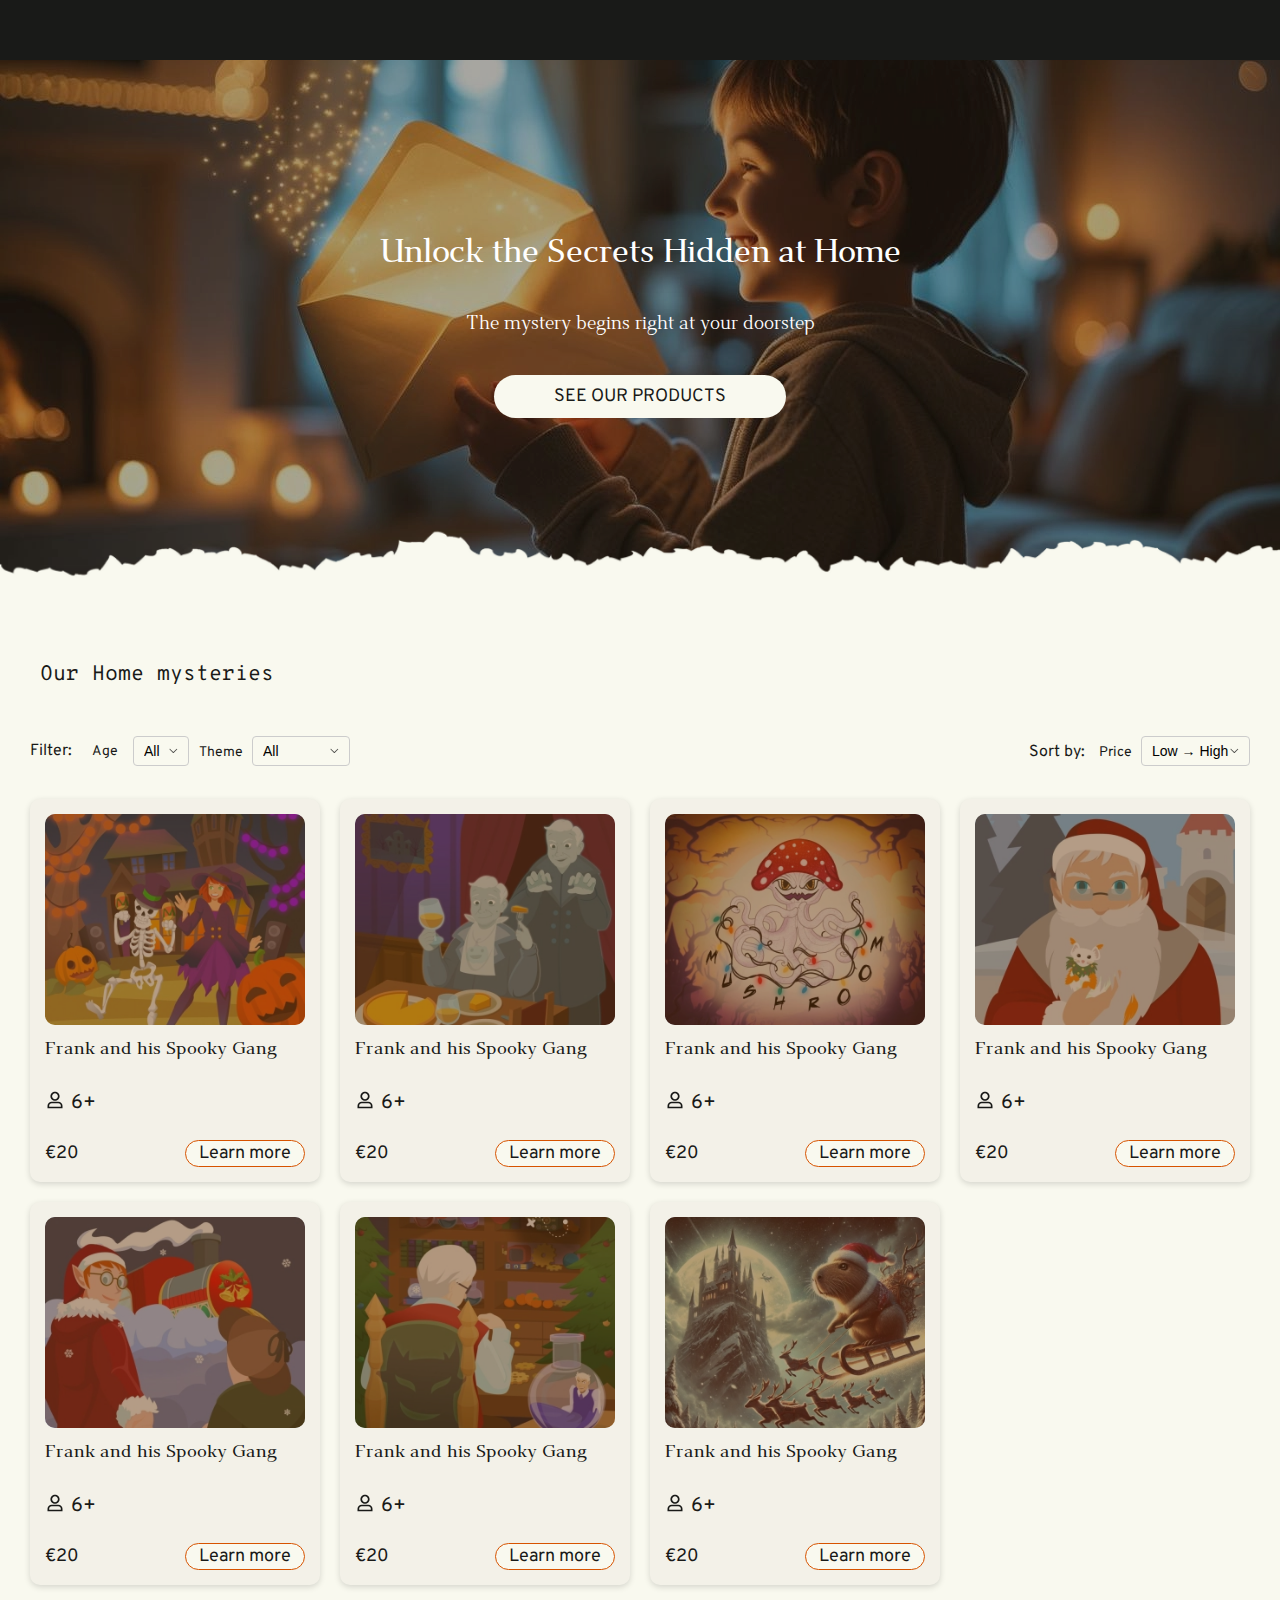
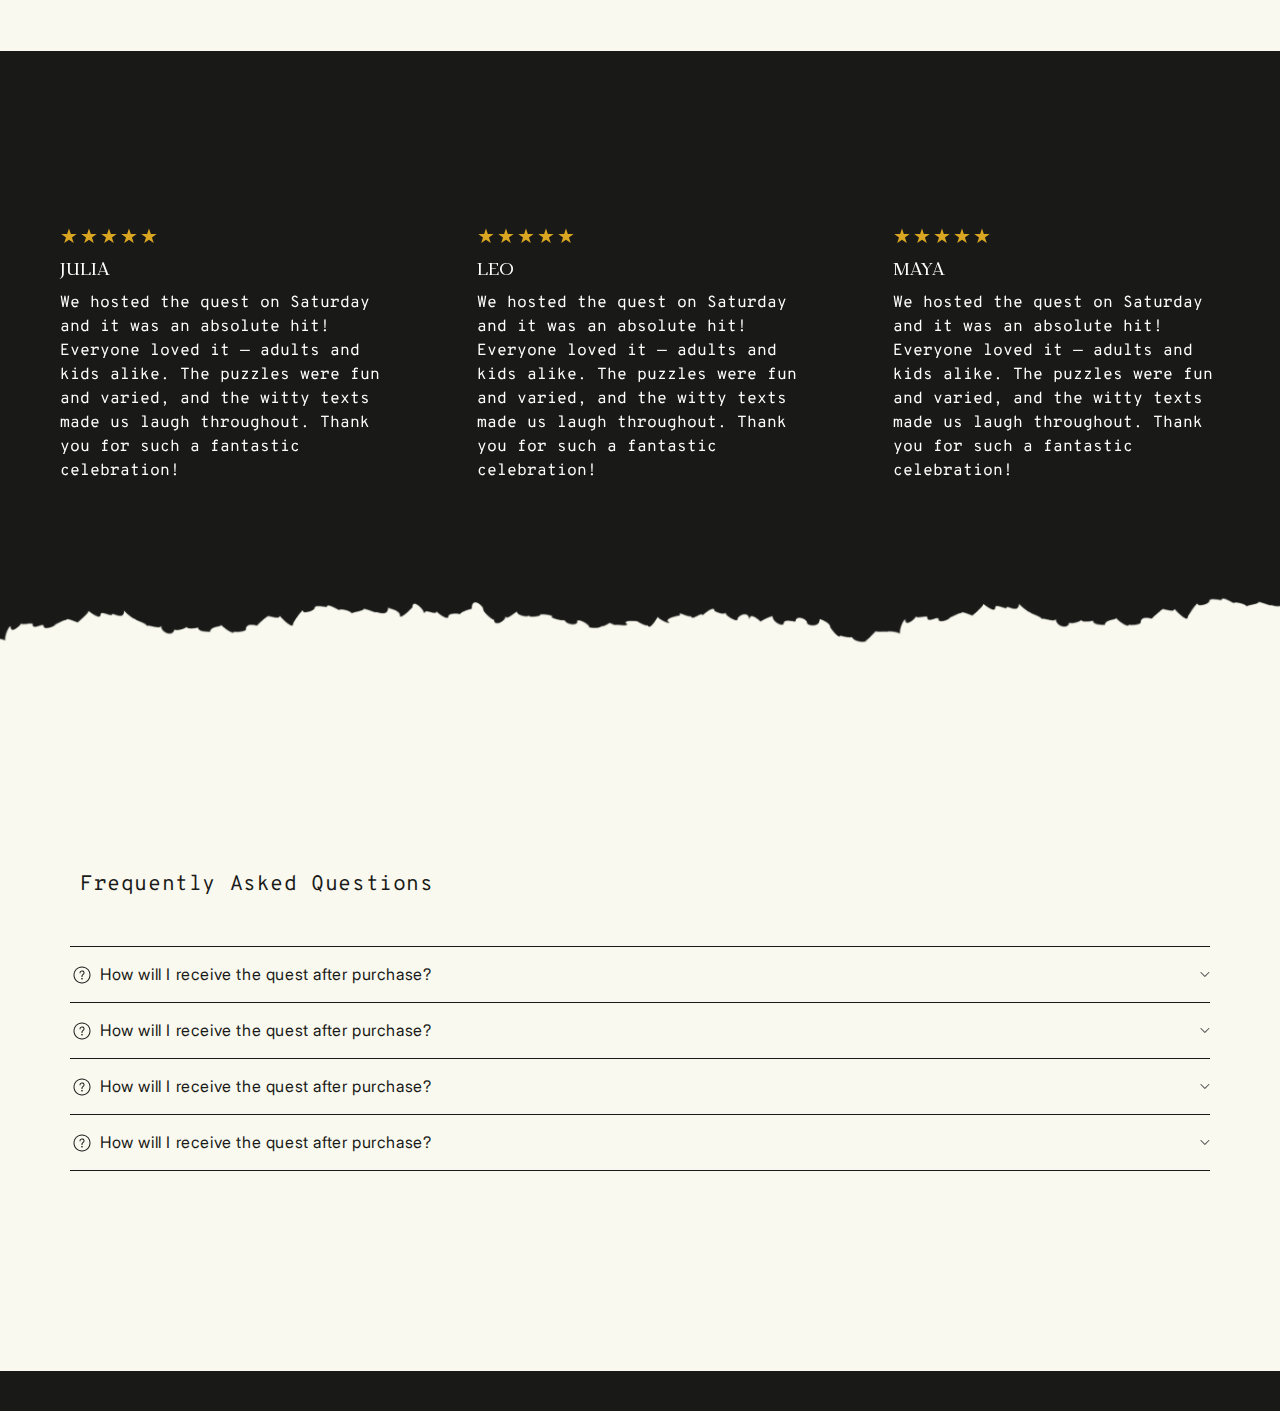
<file: index.html>
<!DOCTYPE html>
<html lang="en">
<head>
    <meta charset="UTF-8">
    <meta name="viewport" content="width=device-width, initial-scale=1.0">
    <title>Questtime</title>
    <!-- Фавиконки -->
    <link rel="icon" type="image/svg+xml" href="assets/favicon/favicon.svg" />
    <link rel="shortcut icon" href="./assets/favicon/favicon.ico" />

    <link rel="stylesheet" href="./styles/style.css">
</head>
<body>
    <header class="header" id="header"></header>
    <main>
        <section class="hero section-decorated-light" id="hero">
            <img class="hero__bg" src="./assets/images/hero.webp">
            <div class="hero__content">
                <h1 class="hero__title">Unlock the Secrets Hidden at Home</h1>
                <p class="hero__subtitle">The mystery begins right at your doorstep</p>
                <a href="#products" class="btn btn-hero">See Our Products</a>
            </div>
        </section>
        <section class="products section-common" id="products">
            <div class="products__wrapper container">
                <h2 class="text-align">Our Home mysteries</h2>
                <div class="products__controls">
                    <div class="products__filters">
                        <span class="products__filters-label">Filter:</span>
                        <label for="filter-age">Age</label>
                        <select name="filter-age" id="filter-age">
                            <option value="">All</option>
                            <option value="6+">6+</option>
                            <option value="8+">8+</option>
                            <option value="12+">12+</option>
                        </select>
                        <div class="filter-theme__wrapper">
                            <label for="filter-theme">Theme</label>
                            <select name="filter-theme" id="filter-theme">
                                <option value="">All</option>
                                <option value="halloween">Halloween</option>
                                <option value="christmas">Christmas</option>
                            </select>
                        </div>
                    </div>
                    <div class="products__sort">
                        <span class="products__filters-label">Sort by:</span>
                        <label for="sort-price">Price</label>
                        <select name="sort-price" id="sort-price">
                            <option value="asc">Low → High</option>
                            <option value="desc">High → Low</option>
                        </select>
                    </div>
                </div>
                <div class="product-items__wrapper">
                    <article class="product-card">
                        <div class="product-card__image">
                            <img src="./assets/images/card-1.webp" alt="Product card">
                        </div>
                        <div class="product-card__content">
                            <h4 class="product-card__title">Frank and his Spooky Gang</h4>
                            <div class="product-card__meta">
                                <img class="product-card__icon" src="./assets/icons/user.svg" alt="User Icon">
                                <span class="product-card__age">6+</span>
                            </div>
                            <div class="product-card__bottom">
                                <span class="product-card__price">€20</span>
                                <a href="product.html" class="btn btn-card">Learn more</a>
                            </div>
                        </div>
                    </article>
                    <article class="product-card">
                        <div class="product-card__image">
                            <img src="./assets/images/card-2.webp" alt="Product card">
                        </div>
                        <div class="product-card__content">
                            <h4 class="product-card__title">Frank and his Spooky Gang</h4>
                            <div class="product-card__meta">
                                <img class="product-card__icon" src="./assets/icons/user.svg" alt="User Icon">
                                <span class="product-card__age">6+</span>
                            </div>
                            <div class="product-card__bottom">
                                <span class="product-card__price">€20</span>
                                <a href="product.html" class="btn btn-card">Learn more</a>
                            </div>
                        </div>
                    </article>
                    <article class="product-card">
                        <div class="product-card__image">
                            <img src="./assets/images/card-3.webp" alt="Product card">
                        </div>
                        <div class="product-card__content">
                            <h4 class="product-card__title">Frank and his Spooky Gang</h4>
                            <div class="product-card__meta">
                                <img class="product-card__icon" src="./assets/icons/user.svg" alt="User Icon">
                                <span class="product-card__age">6+</span>
                            </div>
                            <div class="product-card__bottom">
                                <span class="product-card__price">€20</span>
                                <a href="product.html" class="btn btn-card">Learn more</a>
                            </div>
                        </div>
                    </article>
                    <article class="product-card">
                        <div class="product-card__image">
                            <img src="./assets/images/card-4.webp" alt="Product card">
                        </div>
                        <div class="product-card__content">
                            <h4 class="product-card__title">Frank and his Spooky Gang</h4>
                            <div class="product-card__meta">
                                <img class="product-card__icon" src="./assets/icons/user.svg" alt="User Icon">
                                <span class="product-card__age">6+</span>
                            </div>
                            <div class="product-card__bottom">
                                <span class="product-card__price">€20</span>
                                <a href="product.html" class="btn btn-card">Learn more</a>
                            </div>
                        </div>
                    </article>
                    <article class="product-card">
                        <div class="product-card__image">
                            <img src="./assets/images/card-5.webp" alt="Product card">
                        </div>
                        <div class="product-card__content">
                            <h4 class="product-card__title">Frank and his Spooky Gang</h4>
                            <div class="product-card__meta">
                                <img class="product-card__icon" src="./assets/icons/user.svg" alt="User Icon">
                                <span class="product-card__age">6+</span>
                            </div>
                            <div class="product-card__bottom">
                                <span class="product-card__price">€20</span>
                                <a href="product.html" class="btn btn-card">Learn more</a>
                            </div>
                        </div>
                    </article>
                    <article class="product-card">
                        <div class="product-card__image">
                            <img src="./assets/images/card-6.webp" alt="Product card">
                        </div>
                        <div class="product-card__content">
                            <h4 class="product-card__title">Frank and his Spooky Gang</h4>
                            <div class="product-card__meta">
                                <img class="product-card__icon" src="./assets/icons/user.svg" alt="User Icon">
                                <span class="product-card__age">6+</span>
                            </div>
                            <div class="product-card__bottom">
                                <span class="product-card__price">€20</span>
                                <a href="product.html" class="btn btn-card">Learn more</a>
                            </div>
                        </div>
                    </article>
                    <article class="product-card">
                        <div class="product-card__image">
                            <img src="./assets/images/card-7.webp" alt="Product card">
                        </div>
                        <div class="product-card__content">
                            <h4 class="product-card__title">Frank and his Spooky Gang</h4>
                            <div class="product-card__meta">
                                <img class="product-card__icon" src="./assets/icons/user.svg" alt="User Icon">
                                <span class="product-card__age">6+</span>
                            </div>
                            <div class="product-card__bottom">
                                <span class="product-card__price">€20</span>
                                <a href="product.html" class="btn btn-card">Learn more</a>
                            </div>
                        </div>
                    </article>
                </div>
            </div>
        </section>
        <section class="reviews section-decorated-dark section-common" id="reviews">
            <div class="container">
                <h2 class="text-align">REVIEWS</h2>
                <div class="reviews__slider-wrapper">
                <div class="reviews__slider">
                    <div class="review-card">
                        <div class="review-card__stars">★★★★★</div>
                        <div class="review-card__author">Julia</div>
                        <p class="review-card__text">We hosted the quest on Saturday and it was an absolute hit! Everyone loved it — adults and kids alike. The puzzles were
                        fun and varied, and the witty texts made us laugh throughout. Thank you for such a fantastic celebration!</p>
                    </div>
                    <div class="review-card">
                        <div class="review-card__stars">★★★★★</div>
                        <div class="review-card__author">Leo</div>
                        <p class="review-card__text">We hosted the quest on Saturday and it was an absolute hit! Everyone loved it — adults and kids alike. The puzzles were
                        fun and varied, and the witty texts made us laugh throughout. Thank you for such a fantastic celebration!
                        </p>
                    </div>
                    <div class="review-card">
                        <div class="review-card__stars">★★★★★</div>
                        <div class="review-card__author">Maya</div>
                        <p class="review-card__text">We hosted the quest on Saturday and it was an absolute hit! Everyone loved it — adults and kids alike. The puzzles were
                        fun and varied, and the witty texts made us laugh throughout. Thank you for such a fantastic celebration!</p>
                    </div>
                    <div class="review-card">
                        <div class="review-card__stars">★★★★★</div>
                        <div class="review-card__author">Tom</div>
                        <p class="review-card__text">We hosted the quest on Saturday and it was an absolute hit! Everyone loved it — adults and kids alike. The puzzles were
                        fun and varied, and the witty texts made us laugh throughout. Thank you for such a fantastic celebration!
                        </p>
                    </div>
                    <div class="review-card">
                        <div class="review-card__stars">★★★★★</div>
                        <div class="review-card__author">Anna</div>
                        <p class="review-card__text">We hosted the quest on Saturday and it was an absolute hit! Everyone loved it — adults and kids alike. The puzzles were
                        fun and varied, and the witty texts made us laugh throughout. Thank you for such a fantastic celebration!</p>
                    </div>
                    <div class="review-card">
                        <div class="review-card__stars">★★★★★</div>
                        <div class="review-card__author">Chris</div>
                        <p class="review-card__text">We hosted the quest on Saturday and it was an absolute hit! Everyone loved it — adults and kids alike. The puzzles were
                        fun and varied, and the witty texts made us laugh throughout. Thank you for such a fantastic celebration!</p>
                    </div>
                </div>
            </div>
            </div>
        </section>
        <section class="blog section-special" id="blog">
        </section>
        <div class="parallax" id="parallax"></div>
        <section class="faq section-common" id="faq">
            <div class="faq__wrapper">
                <h2 class="text-align">Frequently Asked Questions</h2>
                <div class="faq-item">
                    <div class="faq-question__wrapper">
                        <div class="faq-question">
                            <img class="faq-icon" src="./assets/icons/question.svg" alt="question icon">
                            <span class="faq-text">How will I receive the quest after purchase?</span>
                        </div>
                        <img class="faq-arrow" src="./assets/icons/arrow-down.svg" alt="arrow-down">
                    </div>
                    <div class="faq-answer">
                        After purchase, the quest will be sent to the email address you provided.
                    </div>
                </div>
                <div class="faq-item">
                    <div class="faq-question__wrapper">
                        <div class="faq-question">
                            <img class="faq-icon" src="./assets/icons/question.svg" alt="question icon">
                            <span class="faq-text">How will I receive the quest after purchase?</span>
                        </div>
                        <img class="faq-arrow" src="./assets/icons/arrow-down.svg" alt="arrow-down">
                    </div>
                    <div class="faq-answer">
                        After purchase, the quest will be sent to the email address you provided.
                    </div>
                </div>
                <div class="faq-item">
                    <div class="faq-question__wrapper">
                        <div class="faq-question">
                            <img class="faq-icon" src="./assets/icons/question.svg" alt="question icon">
                            <span class="faq-text">How will I receive the quest after purchase?</span>
                        </div>
                        <img class="faq-arrow" src="./assets/icons/arrow-down.svg" alt="arrow-down">
                    </div>
                    <div class="faq-answer">
                        After purchase, the quest will be sent to the email address you provided.
                    </div>
                </div>
                <div class="faq-item">
                    <div class="faq-question__wrapper">
                        <div class="faq-question">
                            <img class="faq-icon" src="./assets/icons/question.svg" alt="question icon">
                            <span class="faq-text">How will I receive the quest after purchase?</span>
                        </div>
                        <img class="faq-arrow" src="./assets/icons/arrow-down.svg" alt="arrow-down">
                    </div>
                    <div class="faq-answer">
                        After purchase, the quest will be sent to the email address you provided.
                    </div>
                </div>
            </div>
        </section>
        <section class="form section-common" id="form"></section>
    </main>
    <footer class="footer"></footer>

    <script type="module" src="./js/main.js"></script>
</body>
</html>
</file>
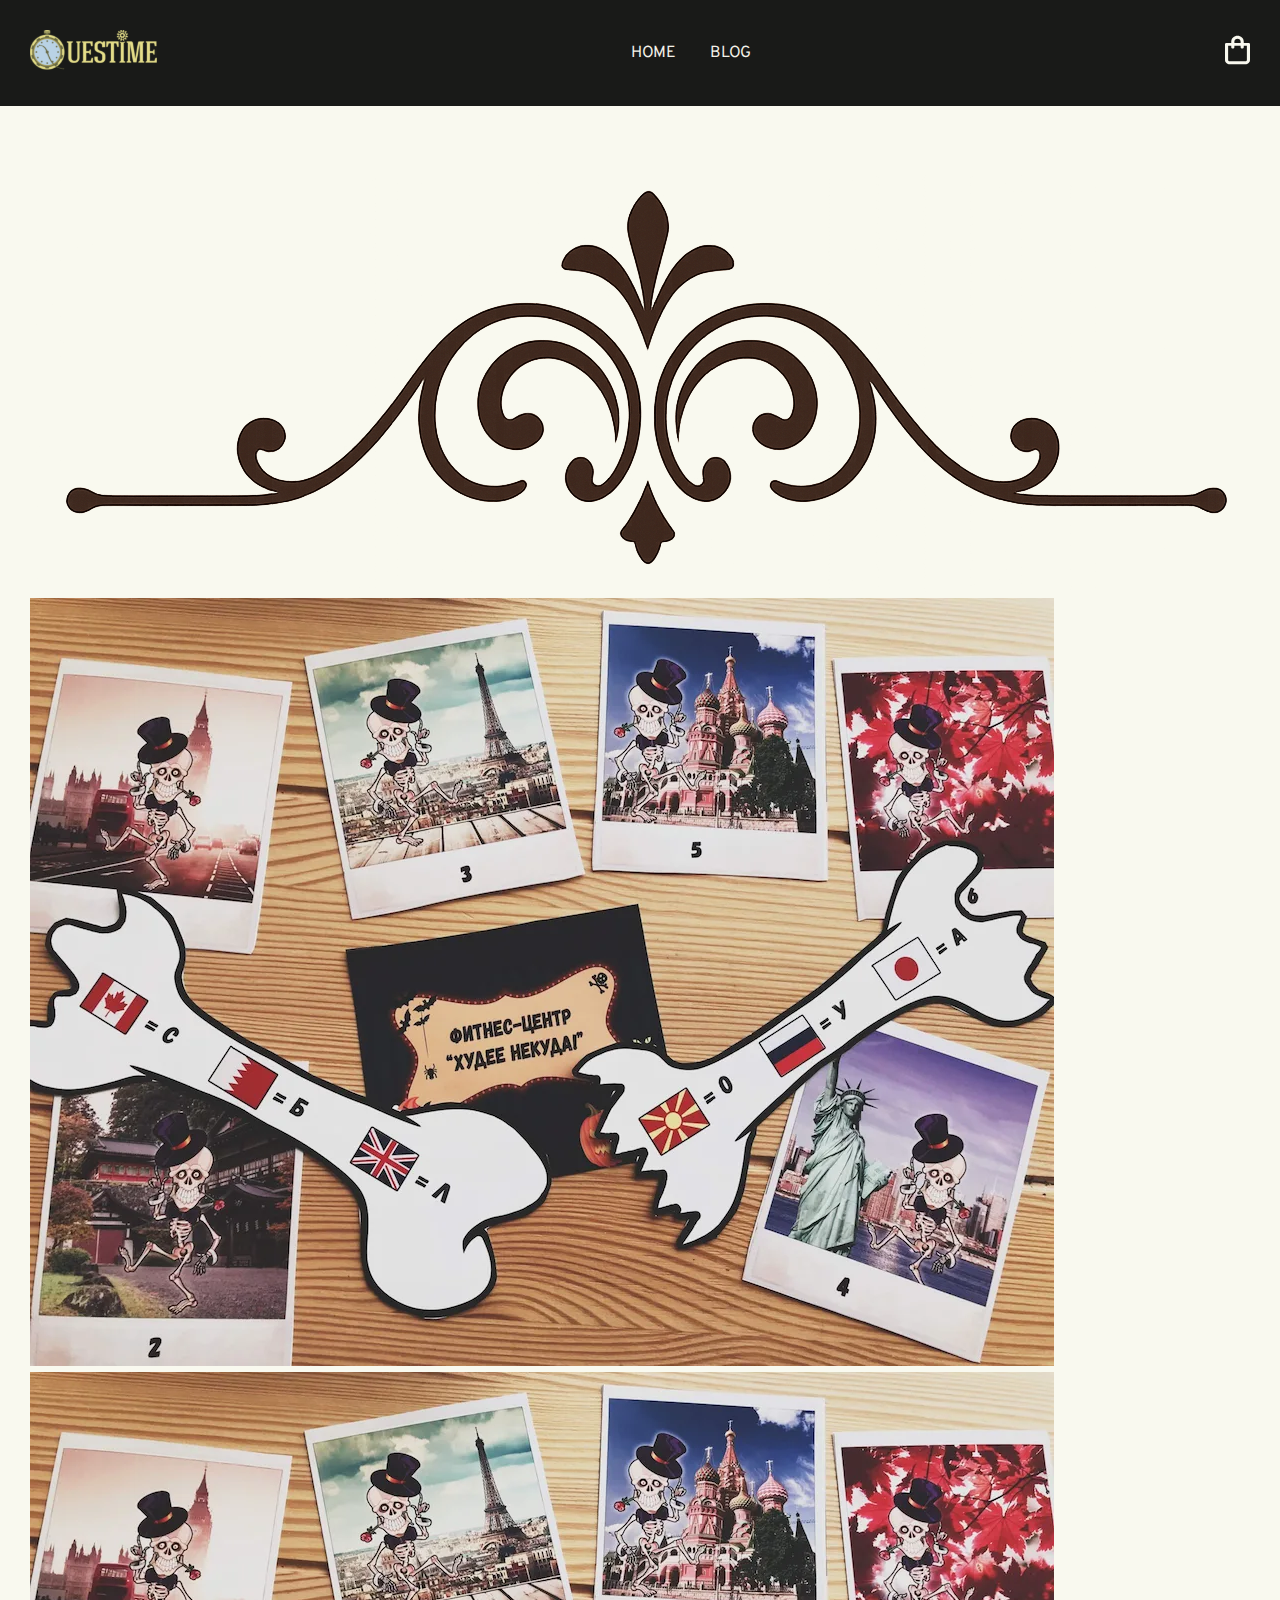
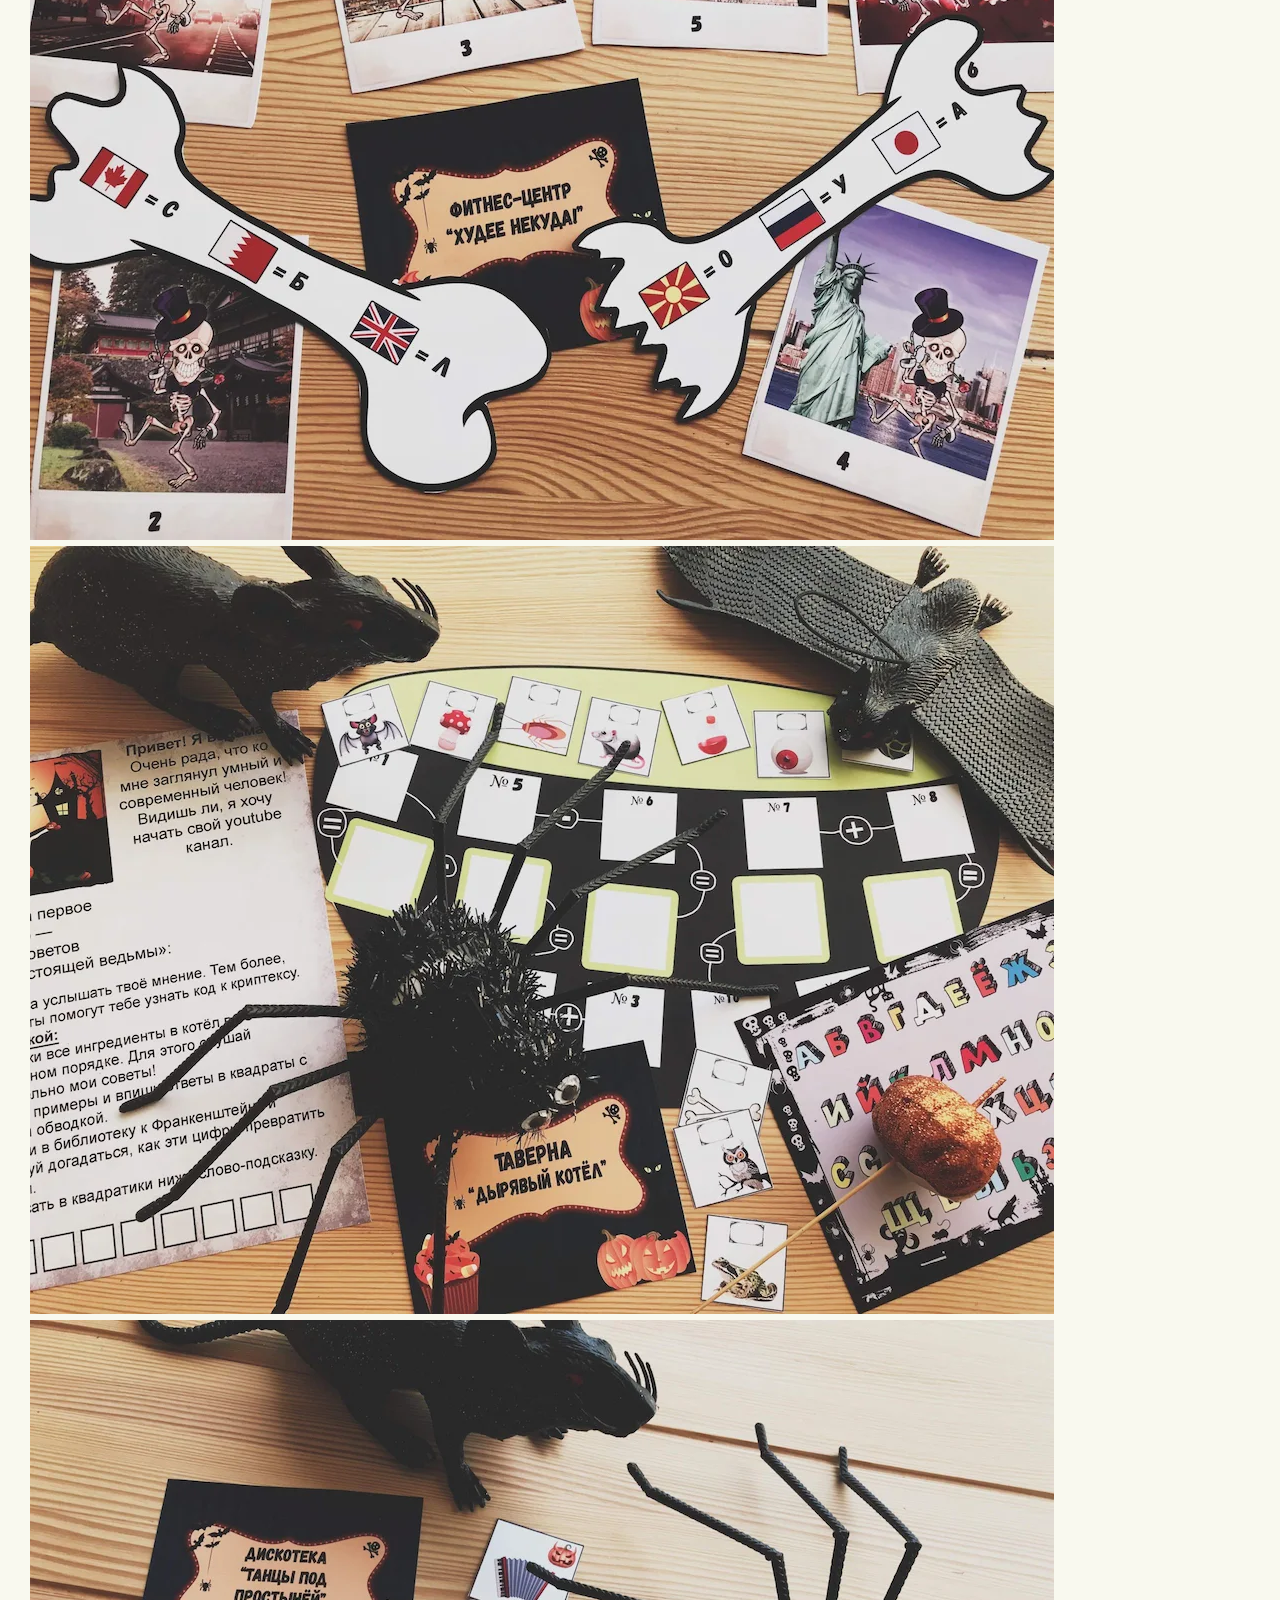
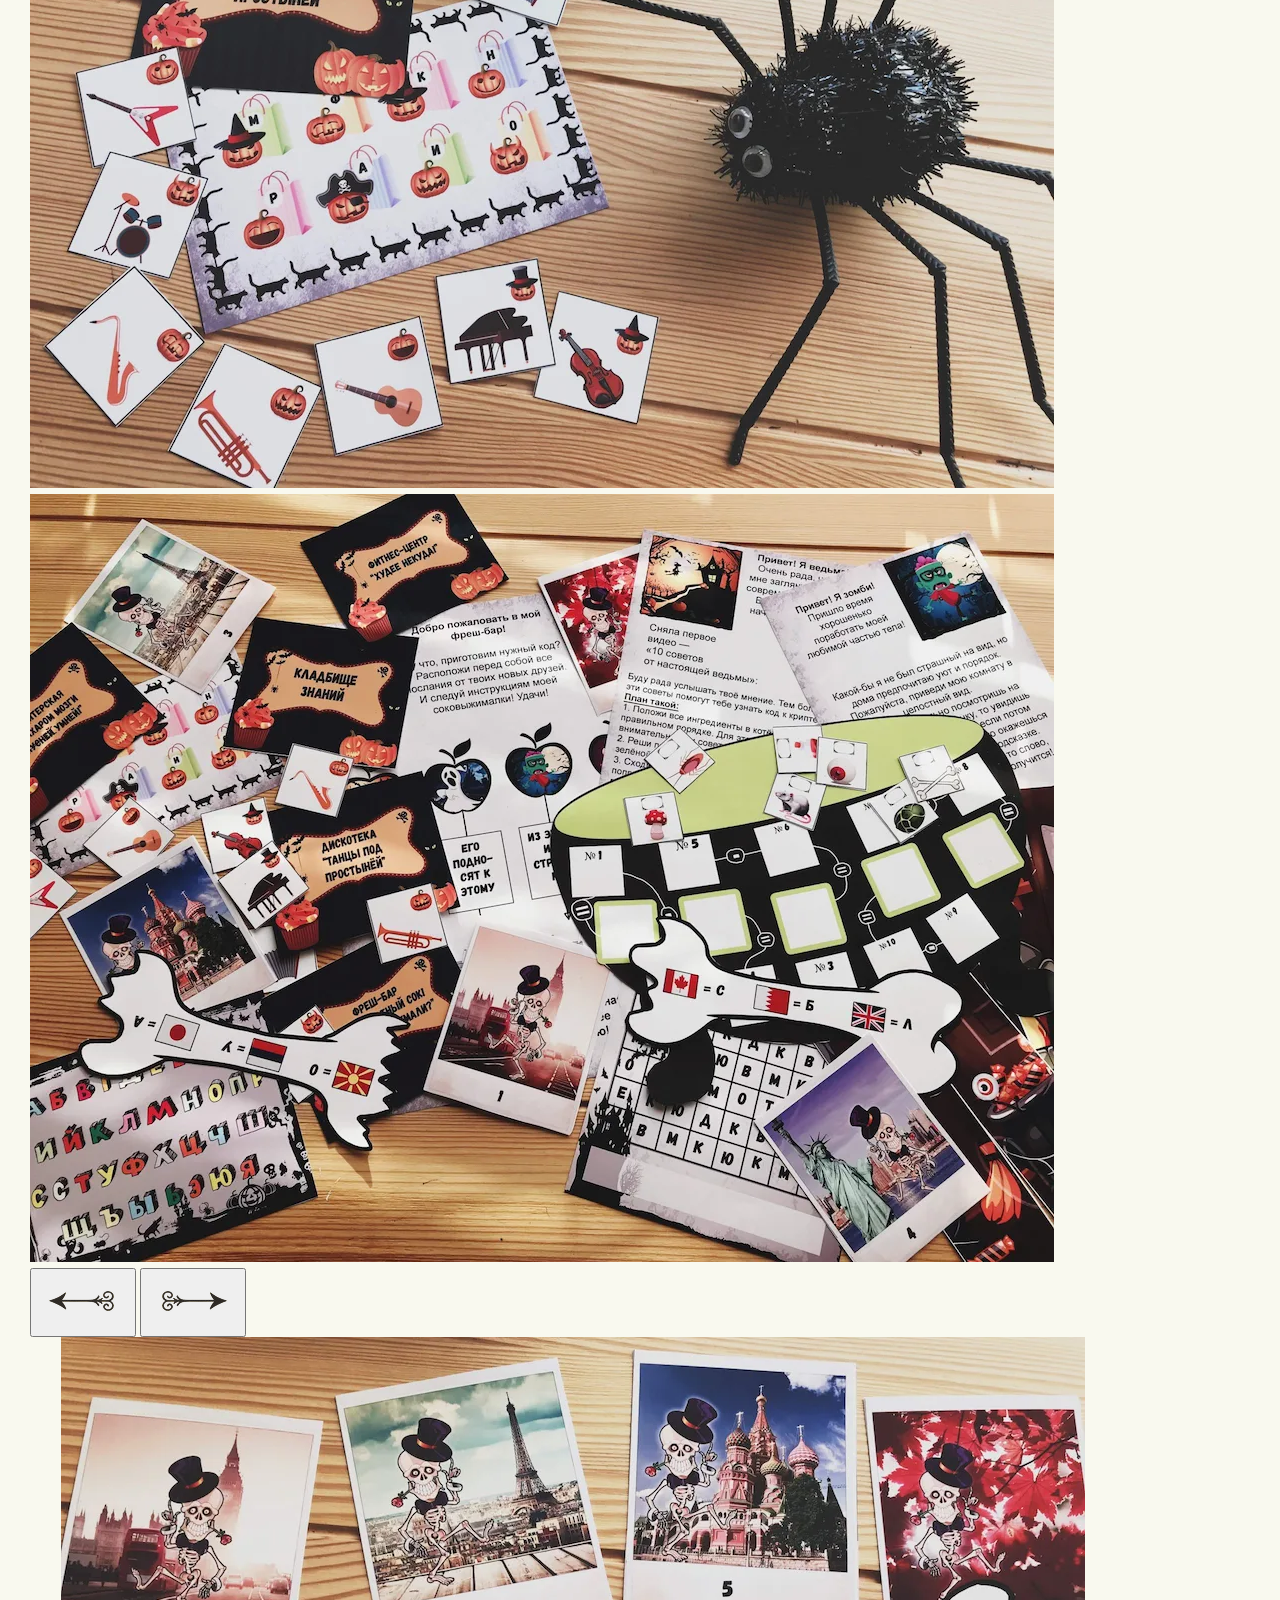
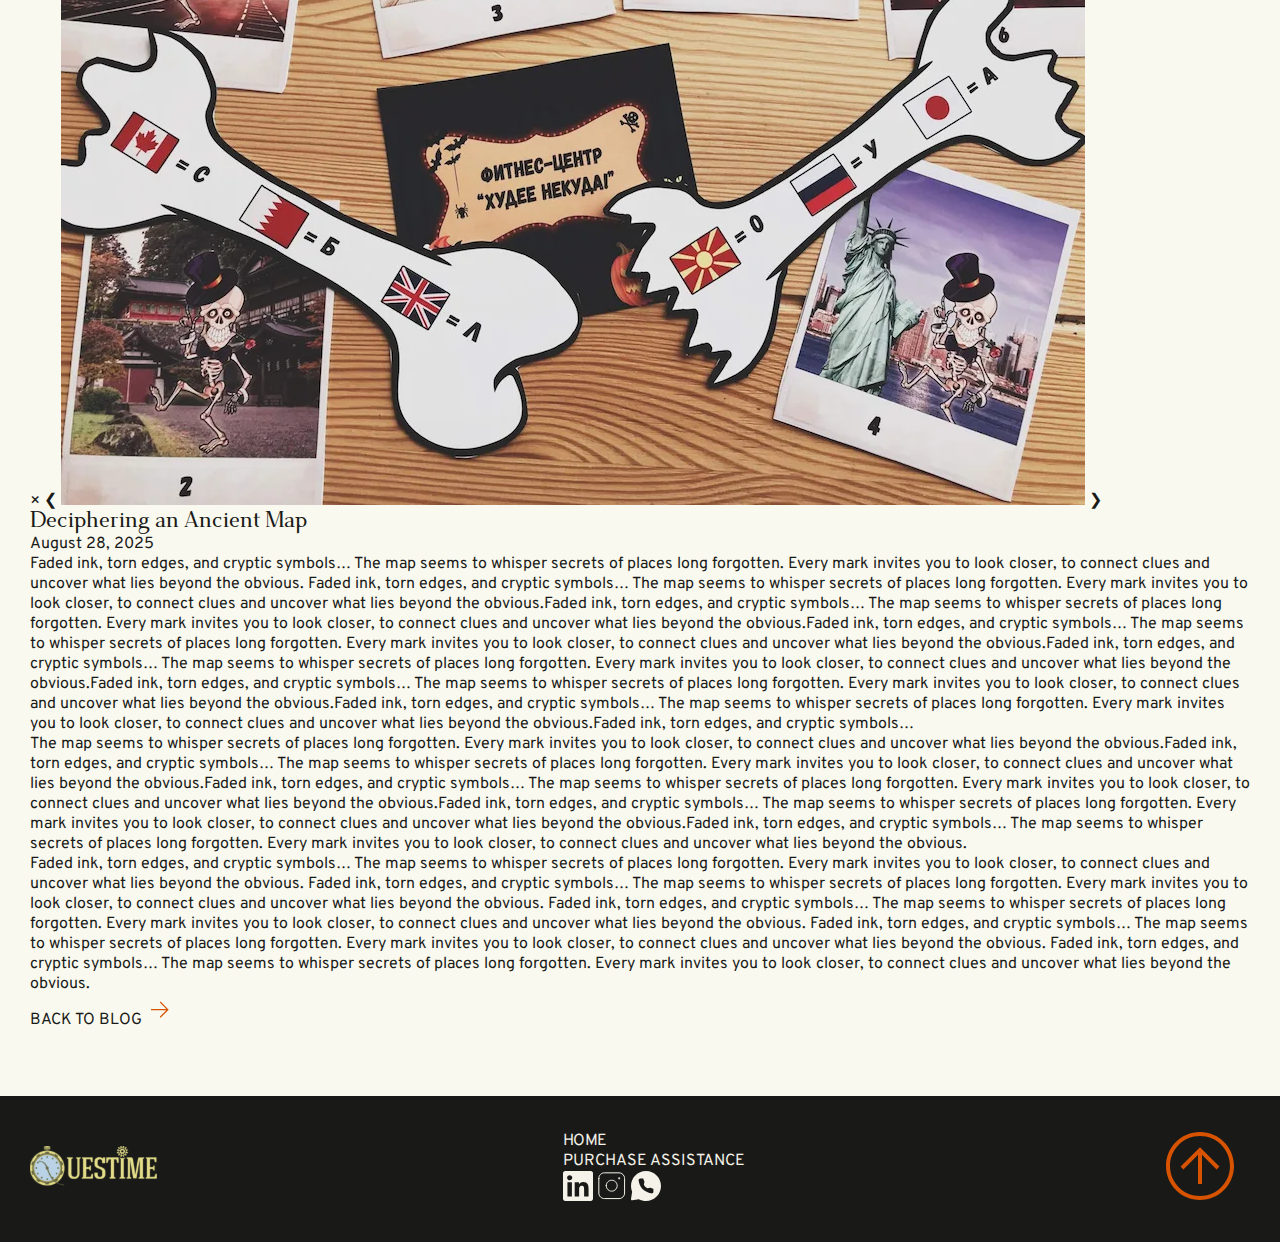
<file: article.html>
<!DOCTYPE html>
<html lang="en">

<head>
    <meta charset="UTF-8">
    <meta name="viewport" content="width=device-width, initial-scale=1.0">
    <title>Questtime</title>
    <!-- Фавиконки -->
    <link rel="icon" type="image/svg+xml" href="assets/favicon/favicon.svg" />
    <link rel="shortcut icon" href="./assets/favicon/favicon.ico" />

    <link rel="stylesheet" href="./styles/style.css">
</head>

<body>
    <header id="header" class="header">
        <div class="header__wrapper container">
            <a href="index.html" class="logo"><img src="./assets/logo.svg" alt="logo" /></a>
            <nav class="header__nav">
                <ul class="header__nav-list text-black text-uppercase list-unstyled">
                    <li class="nav-list__item"><a href="index.html">Home</a></li>
                    <li class="nav-list__item"><a href="blog.html">Blog</a></li>
                </ul>
            </nav>
            <div class="header__icons">
                <a href="#" class="header__cart">
                    <img src="./assets/icons/cart.svg" alt="product cart" />
                </a>
                <button class="header__burger" aria-label="menu">
                    <span></span>
                    <span></span>
                    <span></span>
                </button>
            </div>
        </div>
    </header>
    <main>
        <section class="article section-common" id="article">
            <div class="article__wrapper container">
                <div class="blog-article__image">
                    <img src="./assets/icons/monogram.png" alt="monogram">
                </div>
                <div class="article__slider">
                    <div class="article__main-image">
                        <img id="current" src="./assets/images/product-page/quest1-1.webp" alt="Main image">
                    </div>
                    <div class="images-slider">
                        <img src="./assets/images/product-page/quest1-1.webp" class="img active" alt="img">
                        <img src="./assets/images/product-page/quest1-2.webp" class="img" alt="img">
                        <img src="./assets/images/product-page/quest1-3.webp" class="img" alt="img">
                        <img src="./assets/images/product-page/quest1-4.webp" class="img" alt="img">
                    </div>
                    <div class="slider-arrows">
                        <button class="left-arrow"><img src="./assets/icons/left-arrow.png" alt="left-arrow"></button>
                        <button class="right-arrow"><img src="./assets/icons/right-arrow.png"
                                alt="right-arrow"></button>
                    </div>
                </div>
                <div id="lightbox" class="lightbox">
                    <span class="btn-close">&times;</span>
                    <span class="btn-prev">&#10094;</span>
                    <img class="lightbox-content" id="lightbox-img" alt="lightbox">
                    <span class="btn-next">&#10095;</span>
                </div>
                <div class="blog__item-descr">
                    <a href="article.html">
                        <h3 class="blog__item-title">Deciphering an Ancient Map</h3>
                    </a>
                    <p class="blog__item-date">August 28, 2025</p>
                    <div class="blog__item-text">
                        <p>Faded ink, torn edges, and cryptic symbols… The map seems to whisper
                            secrets of places long forgotten. Every mark invites you to look closer, to connect clues
                            and
                            uncover what lies beyond the obvious. Faded ink, torn edges, and cryptic symbols… The map
                            seems
                            to whisper secrets of places long forgotten. Every mark invites you to look closer, to
                            connect
                            clues and uncover what lies beyond the obvious.Faded ink, torn edges, and cryptic symbols…
                            The
                            map seems to whisper secrets of places long forgotten. Every mark invites you to look
                            closer, to
                            connect clues and uncover what lies beyond the obvious.Faded ink, torn edges, and cryptic
                            symbols… The map seems to whisper secrets of places long forgotten. Every mark invites you
                            to
                            look closer, to connect clues and uncover what lies beyond the obvious.Faded ink, torn
                            edges,
                            and cryptic symbols… The map seems to whisper secrets of places long forgotten. Every mark
                            invites you to look closer, to connect clues and uncover what lies beyond the obvious.Faded
                            ink,
                            torn edges, and cryptic symbols… The map seems to whisper secrets of places long forgotten.
                            Every mark invites you to look closer, to connect clues and uncover what lies beyond the
                            obvious.Faded ink, torn edges, and cryptic symbols…
                            The map seems to whisper secrets of places long forgotten. Every mark invites you to look
                            closer, to connect clues and uncover what lies beyond the obvious.Faded ink, torn edges, and
                            cryptic symbols…</p>
                        <p>The map seems to whisper secrets of places long forgotten. Every mark invites you to look
                            closer, to connect clues and uncover what lies beyond the obvious.Faded ink, torn edges, and
                            cryptic symbols… The map seems to whisper secrets of places long forgotten. Every mark
                            invites
                            you to look closer, to connect clues and uncover what lies beyond the obvious.Faded ink,
                            torn
                            edges, and cryptic symbols… The map seems to whisper secrets of places long forgotten. Every
                            mark invites you to look closer, to connect clues and uncover what lies beyond the
                            obvious.Faded
                            ink, torn edges, and cryptic symbols… The map seems to whisper secrets of places long
                            forgotten.
                            Every mark invites you to look closer, to connect clues and uncover what lies beyond the
                            obvious.Faded ink, torn edges, and cryptic symbols… The map seems to whisper secrets of
                            places
                            long forgotten. Every mark invites you to look closer, to connect clues and uncover what
                            lies
                            beyond the obvious.</p>
                        <p>Faded ink, torn edges, and cryptic symbols… The map seems to whisper secrets of places long
                            forgotten. Every mark invites you to look closer, to connect clues and uncover what lies
                            beyond
                            the obvious. Faded ink, torn edges, and cryptic symbols… The map seems to whisper secrets of
                            places long forgotten. Every mark invites you to look closer, to connect clues and uncover
                            what
                            lies beyond the obvious. Faded ink, torn edges, and cryptic symbols… The map seems to
                            whisper
                            secrets of places long forgotten. Every mark invites you to look closer, to connect clues
                            and
                            uncover what lies beyond the obvious. Faded ink, torn edges, and cryptic symbols… The map
                            seems
                            to whisper secrets of places long forgotten. Every mark invites you to look closer, to
                            connect
                            clues and uncover what lies beyond the obvious. Faded ink, torn edges, and cryptic symbols…
                            The
                            map seems to whisper secrets of places long forgotten. Every mark invites you to look
                            closer, to
                            connect clues and uncover what lies beyond the obvious.</p>
                    </div>
                </div>
                <a href="blog.html" class="blog__link">
                    <span>BACK TO BLOG</span>
                    <img src="./assets/icons/learn-more-arrow.svg" alt="arrow right">
                </a>
            </div>
        </section>
    </main>
    <footer class="footer">
        <div class="footer__wrapper container">
            <div class="logo">
                <a href="index.html"><img src="./assets/logo.svg" alt="logo" /></a>
            </div>
            <div class="footer__info">
                <nav class="footer__nav">
                    <ul class="footer__nav-list">
                        <li class="nav-list__item"><a href="index.html">Home</a></li>
                    </ul>
                </nav>
                <div class="footer__socials">
                    <p class="footer__socials-text">PURCHASE ASSISTANCE</p>
                    <div class="footer__socials-wrapper">
                        <a href="#" class="footer__socials-icon">
                            <img src="./assets/icons/linkedin.svg" alt="linkedin">
                        </a>
                        <a href="#" class="footer__socials-icon">
                            <img src="./assets/icons/instagram.svg" alt="instagram">
                        </a>
                        <a href="#" class="footer__socials-icon">
                            <img src="./assets/icons/whatsapp.svg" alt="whatsapp">
                        </a>
                    </div>
                </div>
            </div>
            <div class="footer__arrow">
                <a href="#header"><img src="./assets/icons/scroll-up.svg" alt="scroll up" /></a>
            </div>
        </div>
    </footer>

    <script src="./js/article.js"></script>
</body>

</html>
</file>
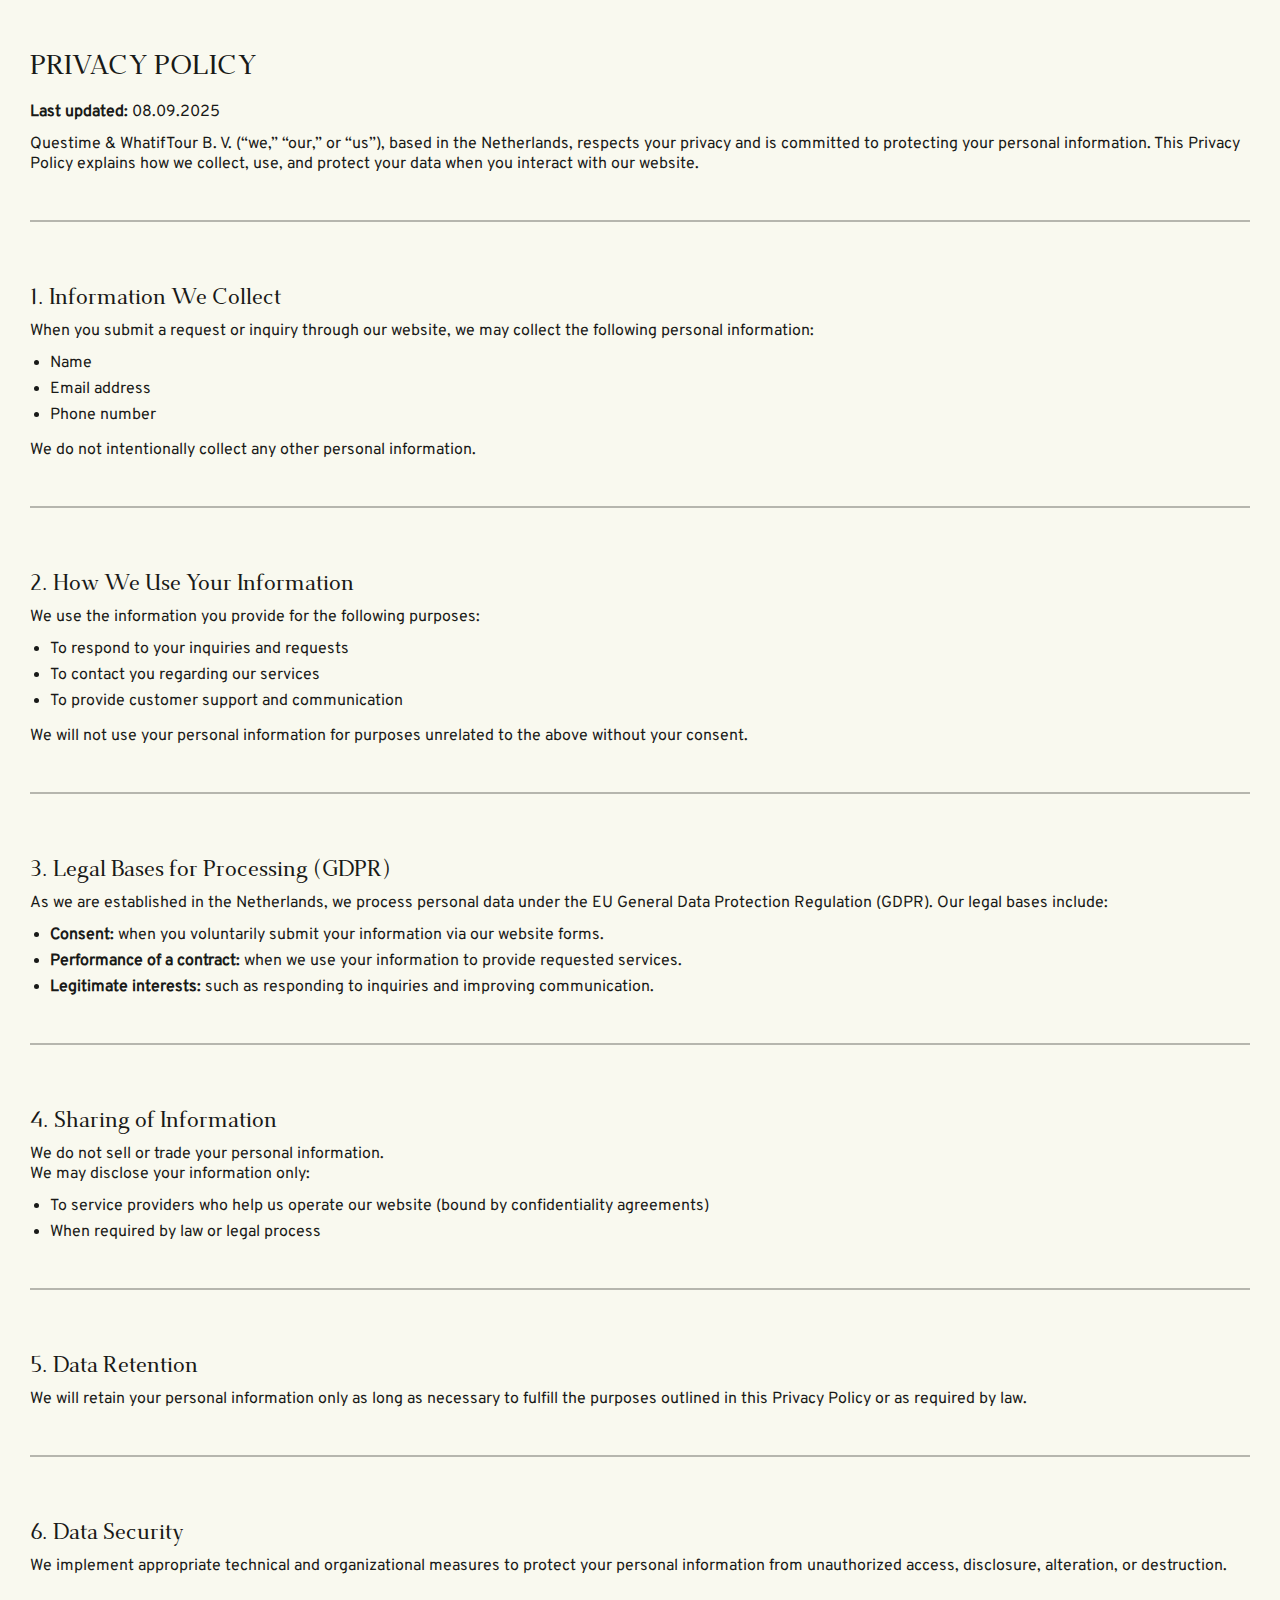
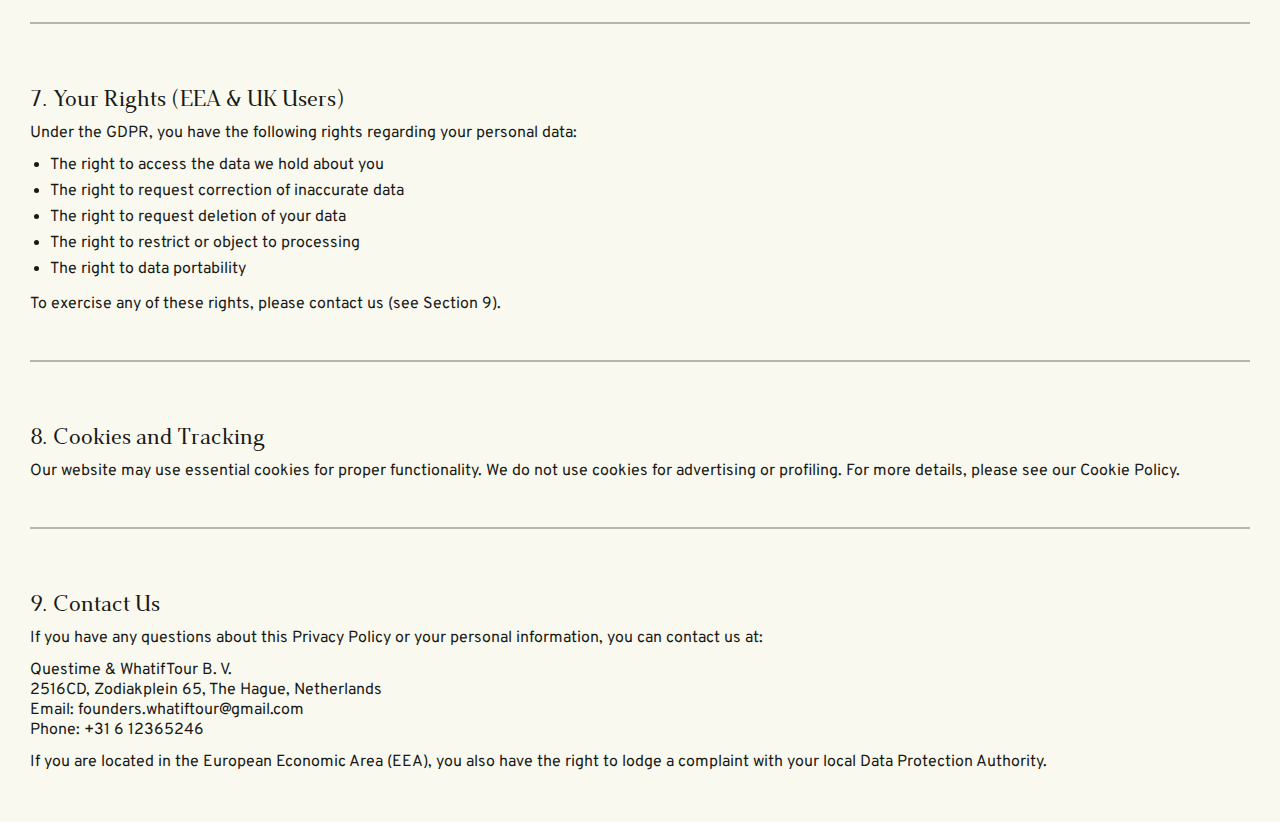
<file: privacy-policy.html>
<!DOCTYPE html>
<html lang="en">
<head>
    <meta charset="UTF-8">
    <meta name="viewport" content="width=device-width, initial-scale=1.0">
    <link rel="stylesheet" href="./styles/style.css">
    <title>Privacy Policy | QuestTime</title>
</head>
<body>
    <div class="privacy container">
        <div class="privacy-content">
            <h2 id="privacy-title">Privacy Policy</h2>
            <p><strong>Last updated:</strong> 08.09.2025</p>
            <p>Questime & WhatifTour B. V. (“we,” “our,” or “us”), based in the Netherlands, respects your privacy and is committed to protecting your personal information. This Privacy Policy explains how we collect, use, and protect your data when you interact with our website.</p>
            <hr class="divider" role="separator" aria-hidden="true">
            <h3>1. Information We Collect</h3>
            <p>When you submit a request or inquiry through our website, we may collect the following personal information:</p>
            <ul>
                <li>Name</li>
                <li>Email address</li>
                <li>Phone number</li>
            </ul>
            <p>We do not intentionally collect any other personal information.</p>
            <hr class="divider" role="separator" aria-hidden="true">
            <h3>2. How We Use Your Information</h3>
            <p>We use the information you provide for the following purposes:</p>
            <ul>
                <li>To respond to your inquiries and requests</li>
                <li>To contact you regarding our services</li>
                <li>To provide customer support and communication</li>
            </ul>
            <p>We will not use your personal information for purposes unrelated to the above without your consent.</p>
            <hr class="divider" role="separator" aria-hidden="true">
            <h3>3. Legal Bases for Processing (GDPR)</h3>
            <p>As we are established in the Netherlands, we process personal data under the EU General Data Protection Regulation (GDPR). Our legal bases include:</p>
            <ul>
                <li><strong>Consent:</strong> when you voluntarily submit your information via our website forms.</li>
                <li><strong>Performance of a contract:</strong> when we use your information to provide requested services.</li>
                <li><strong>Legitimate interests:</strong> such as responding to inquiries and improving communication.</li>
            </ul>
            <hr class="divider" role="separator" aria-hidden="true">
            <h3>4. Sharing of Information</h3>
            <p>We do not sell or trade your personal information.<br> We may disclose your information only:</p>
            <ul>
                <li>To service providers who help us operate our website (bound by confidentiality agreements)</li>
                <li>When required by law or legal process</li>
            </ul>
            <hr class="divider" role="separator" aria-hidden="true">
            <h3>5. Data Retention</h3>
            <p>We will retain your personal information only as long as necessary to fulfill the purposes outlined in this Privacy Policy or as required by law.</p>
            <hr class="divider" role="separator" aria-hidden="true">
            <h3>6. Data Security</h3>
            <p>We implement appropriate technical and organizational measures to protect your personal information from unauthorized access, disclosure, alteration, or destruction.</p>
            <hr class="divider" role="separator" aria-hidden="true">
            <h3>7. Your Rights (EEA & UK Users)</h3>
            <p>Under the GDPR, you have the following rights regarding your personal data:</p>
            <ul>
                <li>The right to access the data we hold about you</li>
                <li>The right to request correction of inaccurate data</li>
                <li>The right to request deletion of your data</li>
                <li>The right to restrict or object to processing</li>
                <li>The right to data portability</li>
            </ul>
            <p>To exercise any of these rights, please contact us (see Section 9).</p>
            <hr class="divider" role="separator" aria-hidden="true">
            <h3>8. Cookies and Tracking</h3>
            <p>Our website may use essential cookies for proper functionality. We do not use cookies for advertising or profiling. For more details, please see our <a href="#">Cookie Policy</a>.</p>
            <hr class="divider" role="separator" aria-hidden="true">
            <h3>9. Contact Us</h3>
            <p>If you have any questions about this Privacy Policy or your personal information, you can contact us at:</p>
            <p>Questime & WhatifTour B. V. <br>
                2516CD, Zodiakplein 65, The Hague, Netherlands<br>
                Email: <a href="mailto:founders.whatiftour@gmail.com">founders.whatiftour@gmail.com</a><br>
                Phone: <a href="tel:+31612365246">+31 6 12365246</a> 
            </p>
            <p>If you are located in the European Economic Area (EEA), you also have the right to lodge a complaint with your local Data Protection Authority.</p>
        </div>
    </div>
</body>
</html>
</file>
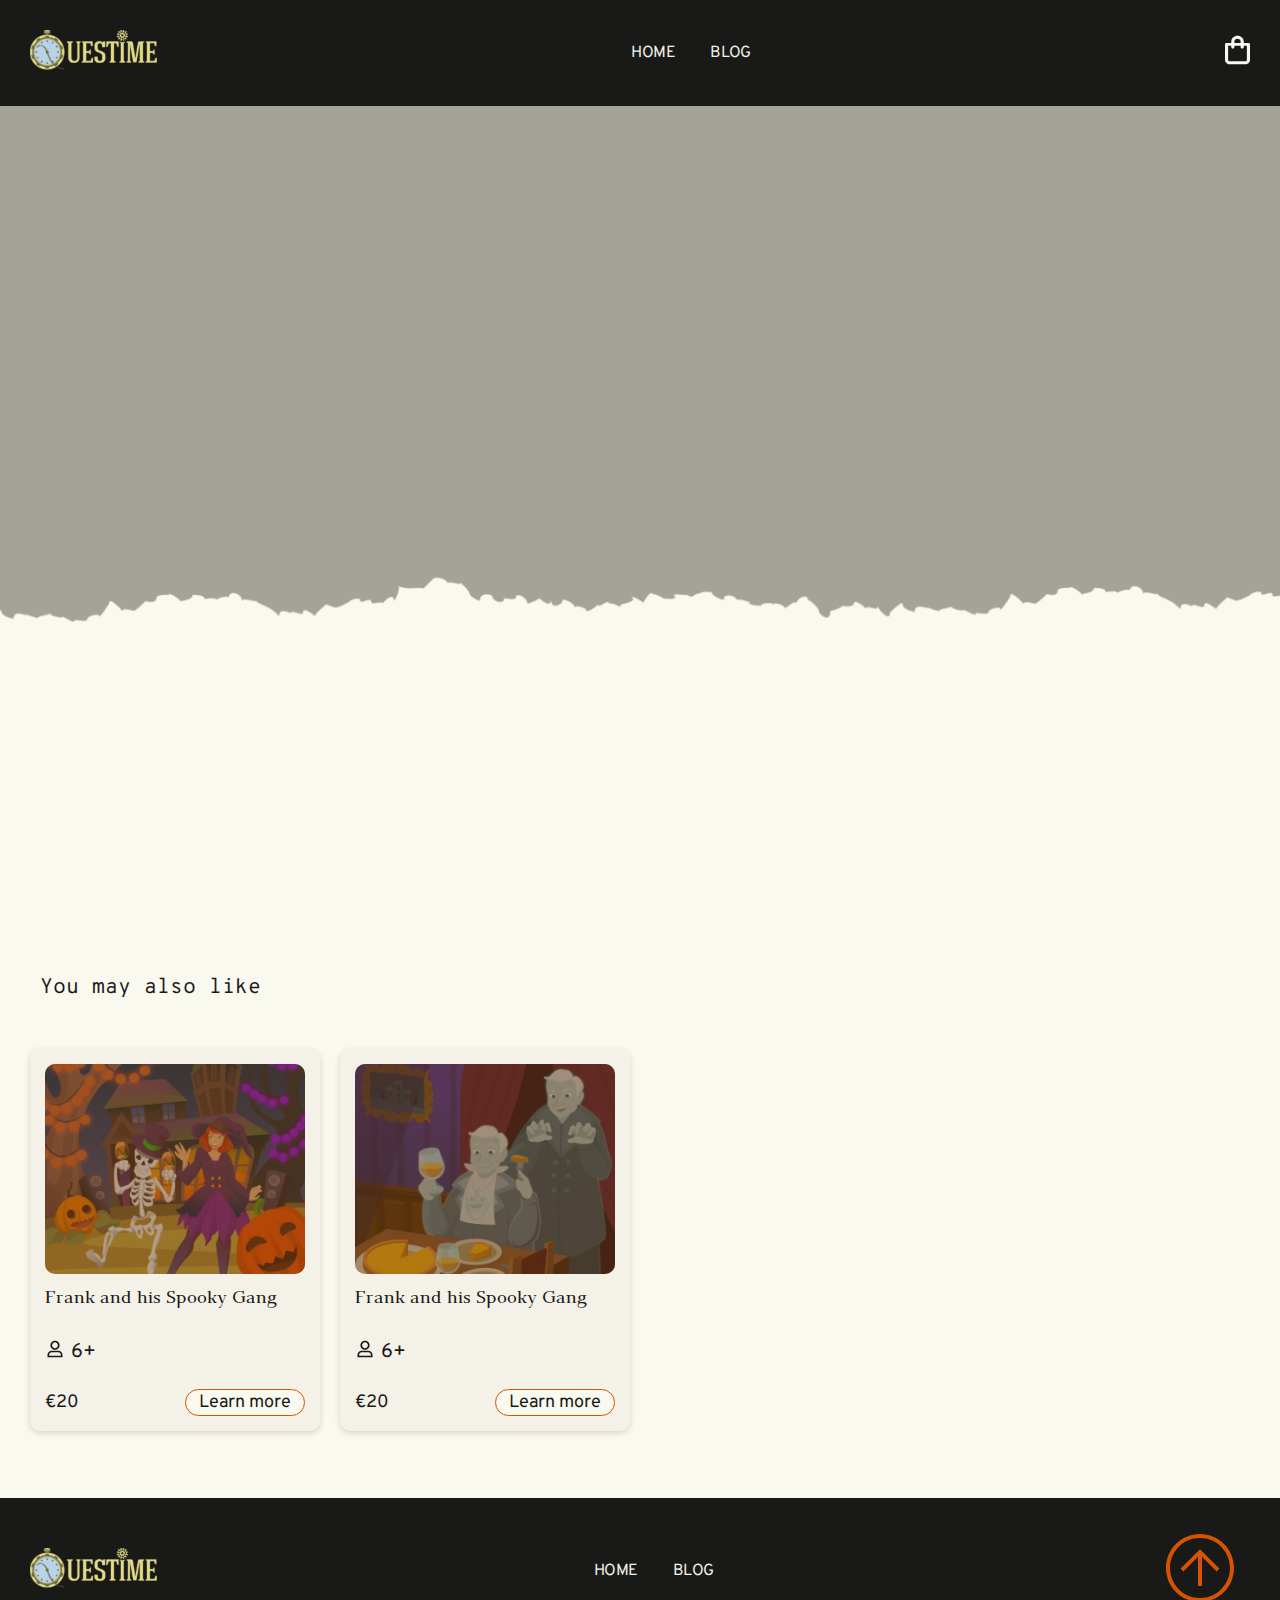
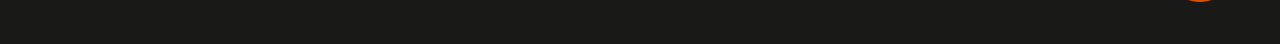
<file: product.html>
<!DOCTYPE html>
<html lang="en">

<head>
    <meta charset="UTF-8">
    <meta name="viewport" content="width=device-width, initial-scale=1.0">
    <title>Questtime</title>
    <!-- Фавиконки -->
    <link rel="icon" type="image/svg+xml" href="assets/favicon/favicon.svg" />
    <link rel="shortcut icon" href="./assets/favicon/favicon.ico" />

    <link rel="stylesheet" href="./styles/style.css">
</head>

<body>
    <header id="header" class="header">
        <div class="header__wrapper container">
            <a href="/" class="logo"><img src="./assets/logo.svg" alt="logo" /></a>
            <nav class="header__nav">
                <ul class="header__nav-list text-black text-uppercase list-unstyled">
                    <li class="nav-list__item"><a href="/">Home</a></li>
                    <li class="nav-list__item"><a href="blog.html">Blog</a></li>
                </ul>
            </nav>
            <div class="header__icons">
                <a href="#" class="header__cart">
                    <img src="./assets/icons/cart.svg" alt="product cart" />
                </a>
                <button class="header__burger" aria-label="menu">
                    <span></span>
                    <span></span>
                    <span></span>
                </button>
            </div>
        </div>
    </header>
    <main>
        <section class="hero section-decorated-light" id="hero"></section>
        <section class="product-info section-common" id="productInfo"></section>
        <section class="product-tabs__info section-common" id="productTabsInfo"></section>
        <section class="product-recommend section-common" id="productRecommend">
            <div class="products__wrapper container">
                <h2 class="text-align">You may also like</h2>
                <div class="product-items__wrapper">
                    <article class="product-card">
                        <div class="product-card__image">
                            <img src="./assets/images/card-1.webp" alt="Product card">
                        </div>
                        <div class="product-card__content">
                            <h4 class="product-card__title">Frank and his Spooky Gang</h4>
                            <div class="product-card__meta">
                                <img class="product-card__icon" src="./assets/icons/user.svg" alt="User Icon">
                                <span class="product-card__age">6+</span>
                            </div>
                            <div class="product-card__bottom">
                                <span class="product-card__price">€20</span>
                                <a href="product.html" class="btn btn-card">Learn more</a>
                            </div>
                        </div>
                    </article>
                    <article class="product-card">
                        <div class="product-card__image">
                            <img src="./assets/images/card-2.webp" alt="Product card">
                        </div>
                        <div class="product-card__content">
                            <h4 class="product-card__title">Frank and his Spooky Gang</h4>
                            <div class="product-card__meta">
                                <img class="product-card__icon" src="./assets/icons/user.svg" alt="User Icon">
                                <span class="product-card__age">6+</span>
                            </div>
                            <div class="product-card__bottom">
                                <span class="product-card__price">€20</span>
                                <a href="product.html" class="btn btn-card">Learn more</a>
                            </div>
                        </div>
                    </article>
                    </div>
            </div>
        </section>
    </main>
    <footer class="footer">
        <div class="footer__wrapper container">
            <div class="logo">
                <a href="/"><img src="./assets/logo.svg" alt="logo" /></a>
            </div>
            <nav class="footer__nav">
                <ul class="footer__nav-list">
                    <li class="nav-list__item"><a href="/">Home</a></li>
                    <li class="nav-list__item"><a href="blog.html">Blog</a></li>
                </ul>
            </nav>
            <div class="footer__arrow">
                <a href="#header"><img src="./assets/icons/scroll-up.svg" alt="scroll up" /></a>
            </div>
        </div>
    </footer>


    <script type="module" src="./js/product.js"></script>
</body>

</html>
</file>
<file: styles/style.css>
@font-face {
    font-family: "Dihjauti";
    src: url("../assets/fonts/Dihjauti/Dihjauti-Regular.woff2") format("woff2"),
        url("../assets/fonts/Dihjauti/Dihjauti-Regular.woff") format("woff"),
        url("../assets/fonts/Dihjauti/Dihjauti-Regular.ttf") format("truetype"),
        url("../assets/fonts/Dihjauti/Dihjauti-Regular.eot") format("embedded-opentype");
    font-weight: 400;
    font-style: normal;
    font-display: swap;
}

@font-face {
    font-family: "Dihjauti";
    src: url("../assets/fonts/Dihjauti/Dihjauti-Bold.woff2") format("woff2"),
        url("../assets/fonts/Dihjauti/Dihjauti-Bold.woff") format("woff"),
        url("../assets/fonts/Dihjauti/Dihjauti-Bold.ttf") format("truetype"),
        url("../assets/fonts/Dihjauti/Dihjauti-Bold.eot") format("embedded-opentype");
    font-weight: 700;
    font-style: normal;
    font-display: swap;
}

@font-face {
    font-family: "Inter";
    src: url("../assets/fonts/Inter/Inter28pt-Regular.woff2") format("woff2"),
        url("../assets/fonts/Inter/Inter28pt-Regular.woff") format("woff"),
        url("../assets/fonts/Inter/Inter28pt-Regular.ttf") format("truetype"),
        url("../assets/fonts/Inter/Inter28pt-Regular.eot") format("embedded-opentype");
    font-weight: 400;
    font-style: normal;
    font-display: swap;
}

@font-face {
    font-family: "Overpass";
    src: url("../assets/fonts/Overpass/Overpass-Regular.woff2") format("woff2"),
        url("../assets/fonts/Overpass/Overpass-Regular.woff") format("woff"),
        url("../assets/fonts/Overpass/Overpass-Regular.ttf") format("truetype"),
        url("../assets/fonts/Overpass/Overpass-Regular.eot") format("embedded-opentype");
    font-weight: 400;
    font-style: normal;
    font-display: swap;
}

@font-face {
    font-family: "Overpass";
    src: url("../assets/fonts/Overpass/Overpass-Light.woff2") format("woff2"),
        url("../assets/fonts/Overpass/Overpass-Light.woff") format("woff"),
        url("../assets/fonts/Overpass/Overpass-Light.ttf") format("truetype"),
        url("../assets/fonts/Overpass/Overpass-Light.eot") format("embedded-opentype");
    font-weight: 300;
    font-style: normal;
    font-display: swap;
}

@font-face {
    font-family: "Overpass Mono";
    src: url("../assets/fonts/OverpassMono/OverpassMono-Regular.woff2") format("woff2"),
        url("../assets/fonts/OverpassMono/OverpassMono-Regular.woff") format("woff"),
        url("../assets/fonts/OverpassMono/OverpassMono-Regular.ttf") format("truetype"),
        url("../assets/fonts/OverpassMono/OverpassMono-Regular.eot") format("embedded-opentype");
    font-weight: 400;
    font-style: normal;
    font-display: swap;
}

:root {
    /* Шрифты */
    /* Шрифт текста описаний, текста кнопок, пунктом меню */
    --font-base: 'Overpass', sans-serif;
    /* Шрифт для фильтров или ответов на FAQ */
    --font-filter: 'Inter', sans-serif;
    /* Шрифт для Отзывов*/
    --font-review: 'Overpass Mono', sans-serif;
    /* Шрифт для заголовков и блога */
    --font-heading: 'Dihjauti', sans-serif;

    /* Веса шрифтов */
    --font-weight-light: 300;
    --font-weight-regular: 400;
    --font-weight-bold: 700;

    /* Цвета */
    --color-bg: #F9F9EF;
    --color-header-footer-bg: #191A18;
    --color-menu-text: #F4F2E9;
    --color-text: #191A18;
    --color-white: #FFFFFF;
    --color-card: #F3F1E8;
    --color-orange: #D75300;
    --color-form-input: rgba(25, 26, 24, 0.3);
    --color-gray: #555555;

    /* Адаптивная высота обрезанного края блоков */
    --tear-height: clamp(90px, 6.25vw, 120px);
}

/* Кастомный курсор для интерактивных элементов */
button,
a,
input,
select,
textarea {
    cursor: url('../assets/icons/magnifying-glass.svg') 16 16, auto !important;
}

*,
*::before,
*::after {
    box-sizing: border-box;

}

html {
    height: 100%;
    scroll-behavior: smooth;

}


body {
    cursor: url('../assets/icons/magnifying-glass.svg') 16 16, auto;
    min-width: 320px;
    display: flex;
    flex-direction: column;
    height: 100%;
    margin: 0;
    font-family: var(--font-base);
    color: var(--color-text);
    font-size: clamp(16px, 1.042vw, 20px);
    font-weight: 400;
    background-color: var(--color-bg);
    -webkit-text-size-adjust: 100%;
    -webkit-tap-highlight-color: rgba(0, 0, 0, 0);
    transition: transform 0.2s ease;
}

body.hidden {
    overflow: hidden;
}

header,
footer {
    flex: 0 0 auto;
    background-color: var(--color-header-footer-bg);
    color: var(--color-menu-text);
}

main {
    flex: 1 0 auto;
}

.container {
    margin: auto;
    max-width: 1660px;
    padding: 0 30px;
}

h6,
h5,
h4,
h3,
h2,
h1,
.h6,
.h5,
.h4,
.h3,
.h2,
.h1 {
    margin: 0;
    font-family: var(--font-heading);
    display: inline-block;
    font-weight: 700;
}

/* Заголовок в HERO */
h1,
.h1 {
    font-size: clamp(32px, 2.604vw, 50px);
}

/* Заголовки всех секций */
h2,
.h2 {
    font-size: clamp(24px, 2.083vw, 40px);
    margin-bottom: clamp(30px, 3.646vw, 70px);
    text-transform: uppercase;
}

/* Заголовки блогов, подзаголовок формы */
h3,
.h3 {
    font-size: clamp(20px, 1.67vw, 32px);
}

/* Заголовки карточек */
h4,
.h4 {
    font-size: clamp(18px, 1.042vw, 20px);
}

/* Можно добавить заголовку, чтобы центрировать */
.text-align {
    width: 100%;
    text-align: center;
}

p {
    margin: 0;
}

ul,
ol {
    margin: 0;
    padding: 0;
    list-style: none;
}

a {
    text-decoration: none;
    color: inherit;
}

button {
    cursor: pointer;
}

/* BTN */
.btn {
    display: inline-block;
    text-align: center;
    text-decoration: none;
    vertical-align: middle;
    cursor: pointer;
    -webkit-user-select: none;
    -moz-user-select: none;
    user-select: none;
    border: none;
    transition: background-color 0.3s ease, color 0.3s ease, transform 0.3s ease, box-shadow 0.3s ease;
    background-repeat: no-repeat;
    border-radius: 45px;
    font-size: 18px;
    font-family: var(--font-base);
    font-weight: var(--font-weight-regular);
    background-color: var(--color-bg);
    color: var(--color-text);
}

/* Кнопка для секции Hero */
.btn-hero {
    padding: 10px 60px;
    border: none;
    text-transform: uppercase;
}

.btn-hero:hover {
    background-color: #E6E6D8;
    box-shadow: 0 4px 6px rgba(0, 0, 0, 0.1);
}

/* Кнопка для секции Products */
.btn-card {
    border: 1px solid var(--color-orange);
    padding: 1px 13px;
}

.btn-card:hover {
    background-color: var(--color-orange);
    color: var(--color-white);
}

/* Кнопка для секции Form */
.btn-form {
    background-color: rgba(215, 83, 0, 0.6);
    color: var(--color-white);
    padding: 11px 42px;
}

.btn-form:hover {
    background-color: var(--color-orange);
    transform: scale(1.05);
}

/* Обычная секция */
.section-common {
    padding-top: clamp(50px, 5.2083vw, 100px);
    padding-bottom: clamp(50px, 5.2083vw, 100px);
}

/* Секция блога */
.section-special {
    padding-top: calc(var(--tear-height) + clamp(50px, 5.2083vw, 100px));
    padding-bottom: clamp(50px, 5.2083vw, 100px);
}

/* Секции с рваными краями */
.section-decorated-light,
.section-decorated-dark {
    position: relative;
    width: 100%;
}

/* Пример рваного края на секции Hero */
.hero {
    height: clamp(350px, 41.67vw, 800px);
}

.hero__bg {
    position: absolute;
    top: 0;
    left: 0;
    width: 100%;
    height: 100%;
    object-fit: cover;
    z-index: -1;
}

/* Рваный край светлый */
.section-decorated-light::after {
    content: '';
    position: absolute;
    z-index: 10;
    bottom: -1px;
    left: 0;
    width: 100%;
    height: clamp(90px, 6.25vw, 120px);
    background: url('../assets/images/torn-border-light.png') center bottom / cover no-repeat;
    pointer-events: none;
}

/* Рваный край тёмный */
.section-decorated-dark {
    background-color: var(--color-text);
    color: var(--color-white);
}

.section-decorated-dark::after {
    content: '';
    position: absolute;
    bottom: calc(-1 *var(--tear-height) + 1px);
    left: 0;
    width: 100%;
    height: var(--tear-height);
    background: url('../assets/images/torn-border-dark.png') center bottom / cover no-repeat;
    pointer-events: none;
}


/* Header */
.header {
    position: relative;
    padding: 30px 0;
}

.header__wrapper {
    display: flex;
    justify-content: space-between;
    align-items: center;
}

.logo img {
    transition: all 0.3s ease;
    width: clamp(120px, 9.948vw, 191px);
    height: auto;
    aspect-ratio: 191/60;
}

.logo img:hover {
    transform: scale(1.1);
}

nav ul {
    letter-spacing: -0.56px;
    text-transform: uppercase;
}

nav li {
    transition: all 0.3s ease;
}

nav li:hover {
    transform: scale(1.1);
}

.header__nav-list {
    display: flex;
    gap: 35px;
}

.header__icons {
    display: flex;
    align-items: center;
    gap: 35px;
}

.header__cart img {
    transition: all 0.3s ease;
    width: clamp(25px, 1.563vw, 30px);
    height: clamp(30px, 1.771vw, 34px);
}

.header__cart img:hover {
    transform: scale(1.1);
}

.header__burger {
    display: none;
    flex-direction: column;
    justify-content: space-between;
    position: relative;
    width: 24px;
    height: 18px;
    cursor: pointer;
    background: none;
    border: none;
    padding: 0;
    z-index: 110;
}

.header__burger span {
    position: absolute;
    left: 0;
    width: 100%;
    height: 3px;
    background: var(--color-bg);
    border-radius: 2px;
    transition: 0.3s ease;
}

.header__burger span:nth-child(1) {
    top: 0;
}

.header__burger span:nth-child(2) {
    top: 50%;
    transform: translateY(-50%);
}

.header__burger span:nth-child(3) {
    bottom: 0;
}

.header__burger.active span:nth-child(1) {
    top: 50%;
    transform: rotate(45deg);
}

.header__burger.active span:nth-child(2) {
    opacity: 0;
}

.header__burger.active span:nth-child(3) {
    bottom: auto;
    top: 50%;
    transform: rotate(-45deg);
}

/* Hero */
.hero {
    position: relative;
    display: flex;
    align-items: center;
    justify-content: center;
    height: clamp(350px, 41.67vw, 800px);
    text-align: center;
    overflow: hidden;
}

.hero__content {
    position: relative;
    z-index: 1;
    max-width: 1200px;
    width: 100%;
    padding: 0 30px;
    display: flex;
    flex-direction: column;
    align-items: center;
    gap: clamp(24px, 3vw, 40px);
    color: var(--color-white);
}

.hero::before {
    content: '';
    position: absolute;
    z-index: 0;
    top: 0;
    left: 0;
    width: 100%;
    height: 100%;
    background-color: rgba(39, 33, 21, 0.4);
}

.hero__title {
    font-family: var(--font-heading);
    font-size: clamp(32px, 2.604vw, 50px);
    font-weight: var(--font-weight-bold);
    line-height: 1.2;
    white-space: normal;
}

.hero__subtitle {
    font-family: var(--font-heading);
    font-size: clamp(18px, 1.5vw, 24px);
}

@media (max-width: 1140px) {
    .hero__content {
        max-width: 700px;
        padding: 0 20px;
        gap: clamp(10px, 2vw, 30px);
    }
}


@media (max-width: 768px) {
    .hero__content {
        max-width: 100%;
        padding: 0 20px;
        gap: 15px;
    }

    .btn-hero {
        font-size: 16px;
        padding: 10px 30px;
    }

    .hero__title {
        font-size: clamp(28px, 2.2vw, 42px);
    }
}

/* Products */


.products__controls {
    display: flex;
    justify-content: space-between;
    align-items: center;
    flex-wrap: wrap;
    gap: 10px;
    margin-bottom: clamp(30px, 2.604vw, 50px);
}

.products__filters {
    display: flex;
    align-items: center;
    gap: 10px;
    flex-wrap: wrap;
}

.products__filters-label {
    margin-right: 10px;
}

.products__filters label,
.products__sort label {
    font-size: 14px;
    margin-right: 5px;
}

.products__filters select,
.products__sort select {
    appearance: none;
    -webkit-appearance: none;
    -moz-appearance: none;
    padding: 6px 20px 6px 10px;
    border-radius: 4px;
    border: 1px solid #ccc;
    background-color: var(--color-bg);
    background-image: url('../assets/icons/arrow-down.svg');
    background-repeat: no-repeat;
    background-position: right 10px center;
    background-size: 10px 6px;
    cursor: pointer;
    border-radius: 4px;
    font-size: 14px;
}

/* Сетка карточек */
.product-items__wrapper {
    display: grid;
    grid-template-columns: repeat(5, 1fr);
    gap: 20px;
}

/* Карточка товара */
.product-card {
    position: relative;
    display: flex;
    flex-direction: column;
    border-radius: 10px;
    padding: 15px;
    background: var(--color-card);
    box-shadow: 0 2px 6px rgba(0, 0, 0, 0.15);
    transition: transform 0.3s ease, box-shadow 0.3s ease;
}

.product-card__content {
    display: flex;
    flex-direction: column;
    gap: 30px;
}

.product-card:hover {
    transform: scale(1.03);
    box-shadow: 0 4px 12px rgba(0, 0, 0, 0.2);
}

/* Изображение карточки с затемнением */
.product-card__image {
    position: relative;
    border-radius: 10px;
    overflow: hidden;
    margin-bottom: 15px;
}

.product-card__image img {
    width: 100%;
    height: auto;
    display: block;
    object-fit: cover;
    transition: transform 0.3s ease;
}

/* Затемняющий оверлей */
.product-card__image::after {
    content: '';
    position: absolute;
    top: 0;
    left: 0;
    width: 100%;
    height: 100%;
    background: rgba(106, 57, 14, 0.5);
    pointer-events: none;
    transition: background 0.3 ease;
}

.product-card:hover .product-card__image::after {
    background: rgba(106, 57, 14, 0);
}

/* Название продукта */
.product-card__title {
    flex-grow: 1;
}

/* Мета (иконка + возраст) */
.product-card__meta {
    display: flex;
    align-items: center;
    gap: 6px;
    font-size: 20px;
}

.product-card__icon {
    width: 20px;
    height: 20px;
    object-fit: contain;
    display: block;
}

.product-card__age {
    height: 20px;
    display: flex;
}

.product-card__bottom {
    display: flex;
    justify-content: space-between;
    align-items: center;
}

.product-card__price {
    font-size: 18px;
}



/* Reviews */
.reviews__slider-wrapper {
    max-width: 1400px;
    margin: 0 auto;
    overflow: hidden;
    position: relative;
}

.reviews__slider {
    display: flex;
    will-change: transform;
    gap: 30px;
    transition: transform 0.6s ease-in-out;
}

.review-card {
    flex: 0 0 calc((100% - 60px) / 3);
    max-width: calc((100% - 60px) / 3);
    background-color: var(--color-header-footer-bg);
    color: var(--color-white);
    padding: 30px;
    font-family: var(--font-review);
    transition: transform 0.8s ease-in-out;
}

.review-card__stars {
    font-size: 20px;
    color: goldenrod;
    margin-bottom: 10px;
    letter-spacing: 2px;
}

.review-card__author {
    font-weight: var(--font-weight-bold);
    margin-bottom: 10px;
    font-family: var(--font-heading);
    color: var(--color-white);
    font-size: 18px;
    text-transform: uppercase
}

.review-card__text {
    font-size: 16px;
    line-height: 1.5;
}

@keyframes scrollReviews {
    0% {
        transform: translateX(0);
    }

    100% {
        transform: translateX(-50%);
    }
}

@media (max-width: 1024px) {
    .reviews__slider-wrapper {
        max-width: 800px;
    }

    .review-card {
        flex: 0 0 calc((100% - 30px) / 2);
        max-width: calc((100% - 30px) / 2);
    }
}

@media (max-width: 768px) {
    .review-card {
        flex: 0 0 100%;
        max-width: 100%;
        margin: 0 auto;
    }

    .reviews__slider-wrapper {
        max-width: 460px;
        margin: 0 auto;
    }
}

/* Blog */

/* You may also like */
.text-align {
    font-family: var(--font-review);
    font-size: 21px;
    font-weight: var(--font-weight-regular);
    line-height: 1.4;
    color: var(--color-text);
    text-align: left;
    padding-left: 10px;
    text-transform: none;
}

/* Parallax */

/* FAQ */
.faq__wrapper {
    margin: 0 auto;
    max-width: 1200px;
    padding: 0 30px;
    font-family: var(--font-filter);
    letter-spacing: 0.6px;
}

.faq-item {
    border-bottom: 1px solid var(--color-text);
    padding: 15px 0;
}

.faq-item:first-of-type {
    border-top: 1px solid var(--color-text);
}

.faq-question__wrapper {
    display: flex;
    justify-content: space-between;
    align-items: center;
    cursor: url('../assets/icons/magnifying-glass.svg');
}

.faq-question {
    display: flex;
    align-items: center;
    gap: 6px;
}

.faq-answer {
    display: none;
    padding: 20px 30px 5px 30px;
    color: var(--color-gray);
}

.faq-arrow {
    display: inline-block;
    transition: transform 0.3s ease;
    transform: rotate(0deg);
}

.faq-question__wrapper.active .faq-arrow {
    transform: rotate(180deg);
}

.faq-answer.show {
    display: block;
}

/* Form */
.form__wrapper {
    width: 56%;
    margin: 0 auto;
}

.form__text {
    display: flex;
    flex-direction: column;
    gap: 1.25rem;
    margin-bottom: clamp(30px, 3.646vw, 54px);
}

.form__text h2 {
    font-weight: var(--font-weight-bold);
    letter-spacing: 0.05em;
    margin-bottom: 0;
}

.form__text h3 {
    text-transform: uppercase;
    font-weight: var(--font-weight-regular);
    letter-spacing: 0.05em;
}

.form__content {
    display: flex;
    flex-direction: column;
    gap: clamp(24px, 3vw, 48px);
}

.form__input {
    display: flex;
    justify-content: center;
    gap: 32px;
}

.form__input input {
    border: 1px solid #a8a8a8;
    border-radius: 8px;
    background: var(--color-form-input);
    width: 463px;
    height: 3rem;
}

.name-input,
.adress-input {
    font-family: var(--font-base);
    font-size: 1rem;
    color: #4d4d4d;
    padding: 0.75rem 0.8rem;
}

.form__button_wrapper {
    display: flex;
    justify-content: center;
}

.checkbox {
    display: flex;
    align-items: center;
    gap: 10px;
    font-size: 14px;
    max-width: 100%;
    justify-content: flex-start;
}

.checkbox input[type="checkbox"] {
    appearance: none;
    -webkit-appearance: none;
    -moz-appearance: none;
    border-radius: 5px;
    width: 1.6rem;
    height: 1.6rem;
    flex-shrink: 0;
    border: none;
    background-color: rgba(215, 83, 0, 0.6);
    cursor: pointer !important;
    display: inline-block;
    position: relative;
}

.checkbox input[type="checkbox"]:checked::after {
    content: "✔";
    font-size: 1.2rem;
    color: var(--color-bg);
    position: absolute;
    top: 44%;
    left: 50%;
    transform: translate(-50%, -50%);
}

.checkbox a {
    color: var(--color-orange);
    text-decoration: none;
    cursor: pointer !important;
}

.checkbox label {
    font-size: 0.875rem;
    font-weight: var(--font-weight-light);
    line-height: 1.4;
}

/* Privacy */
.privacy-content {
    margin: 50px 0;
}

.privacy-content h2 {
    margin-bottom: 15px;
    line-height: 1.4;
}

.privacy-content h3 {
    margin: 20px 0 10px;
}

.privacy-content p {
    margin-bottom: 12px;
}

.privacy-content ul {
    padding-left: 20px;
    margin-bottom: 15px;
}

.privacy-content ul li {
    list-style: disc;
    margin-bottom: 6px;
}

.privacy-content a {
    cursor: pointer !important;
}

.divider {
    margin: 46px 0;
    border: 1px solid var(--color-form-input);
}

/* Footer */
.footer {
    padding: 20px 0;
}

.footer__wrapper {
    display: flex;
    align-items: center;
    justify-content: space-between;
}

.footer__nav-list {
    display: flex;
    gap: 35px;
}

.footer__arrow {
    transition: all 0.3s ease;
    cursor: pointer;
}

.footer__arrow:hover {
    transform: scale(1.1);
}

.footer__arrow img {
    width: clamp(60px, 9vw, 100px);
    aspect-ratio: 1/1;
}

@media (max-width: 1440px) {
    .product-items__wrapper {
        grid-template-columns: repeat(4, 1fr);
    }

    /* Form */
    .form__wrapper {
        width: 70%;
    }
}

@media (max-width: 1024px) {
    .product-items__wrapper {
        grid-template-columns: repeat(3, 1fr);
    }

    /* Form */
    .form__wrapper {
        width: 100%;
    }
}

@media (max-width: 768px) {

    .container,
    .faq__wrapper {
        padding: 0 20px;
    }

    body.lock {
        overflow: hidden;
    }

    .header {
        padding: 20px 0;
    }

    .main-pg .header__nav {
        position: fixed;
        top: 0;
        right: -100%;
        width: 40%;
        height: 100%;
        background-color: var(--color-header-footer-bg);
        transition: right 0.3s ease;
        padding: 80px 20px;
        z-index: 100;
    }

    .main-pg .header__nav-list {
        flex-direction: column;
        gap: 35px;
    }

    .header__nav.active {
        right: 0;
    }

    .main-pg .header__burger {
        display: flex;
    }

    .header__nav {
        display: block;
    }

    .product-items__wrapper {
        grid-template-columns: repeat(2, 1fr);
    }

    .products__controls {
        flex-direction: column;
        align-items: flex-start;
    }

    /* Form */
    .form__input {
        align-items: center;
        flex-direction: column;
    }

    .checkbox {
        justify-content: center;
    }

    .footer__nav {
        display: none;
    }
}

@media (max-width: 575px) {
    .main-pg .header__nav {
        width: 100%;
    }

    /* Form */
    .form__input input {
        width: 100%;
    }
}

@media (max-width: 480px) {

    .container,
    .faq__wrapper {
        padding: 0 10px;
    }

    .product-items__wrapper {
        grid-template-columns: 1fr;
    }
}

/* @media (max-width: 420px) {
    
}  */
</file>
